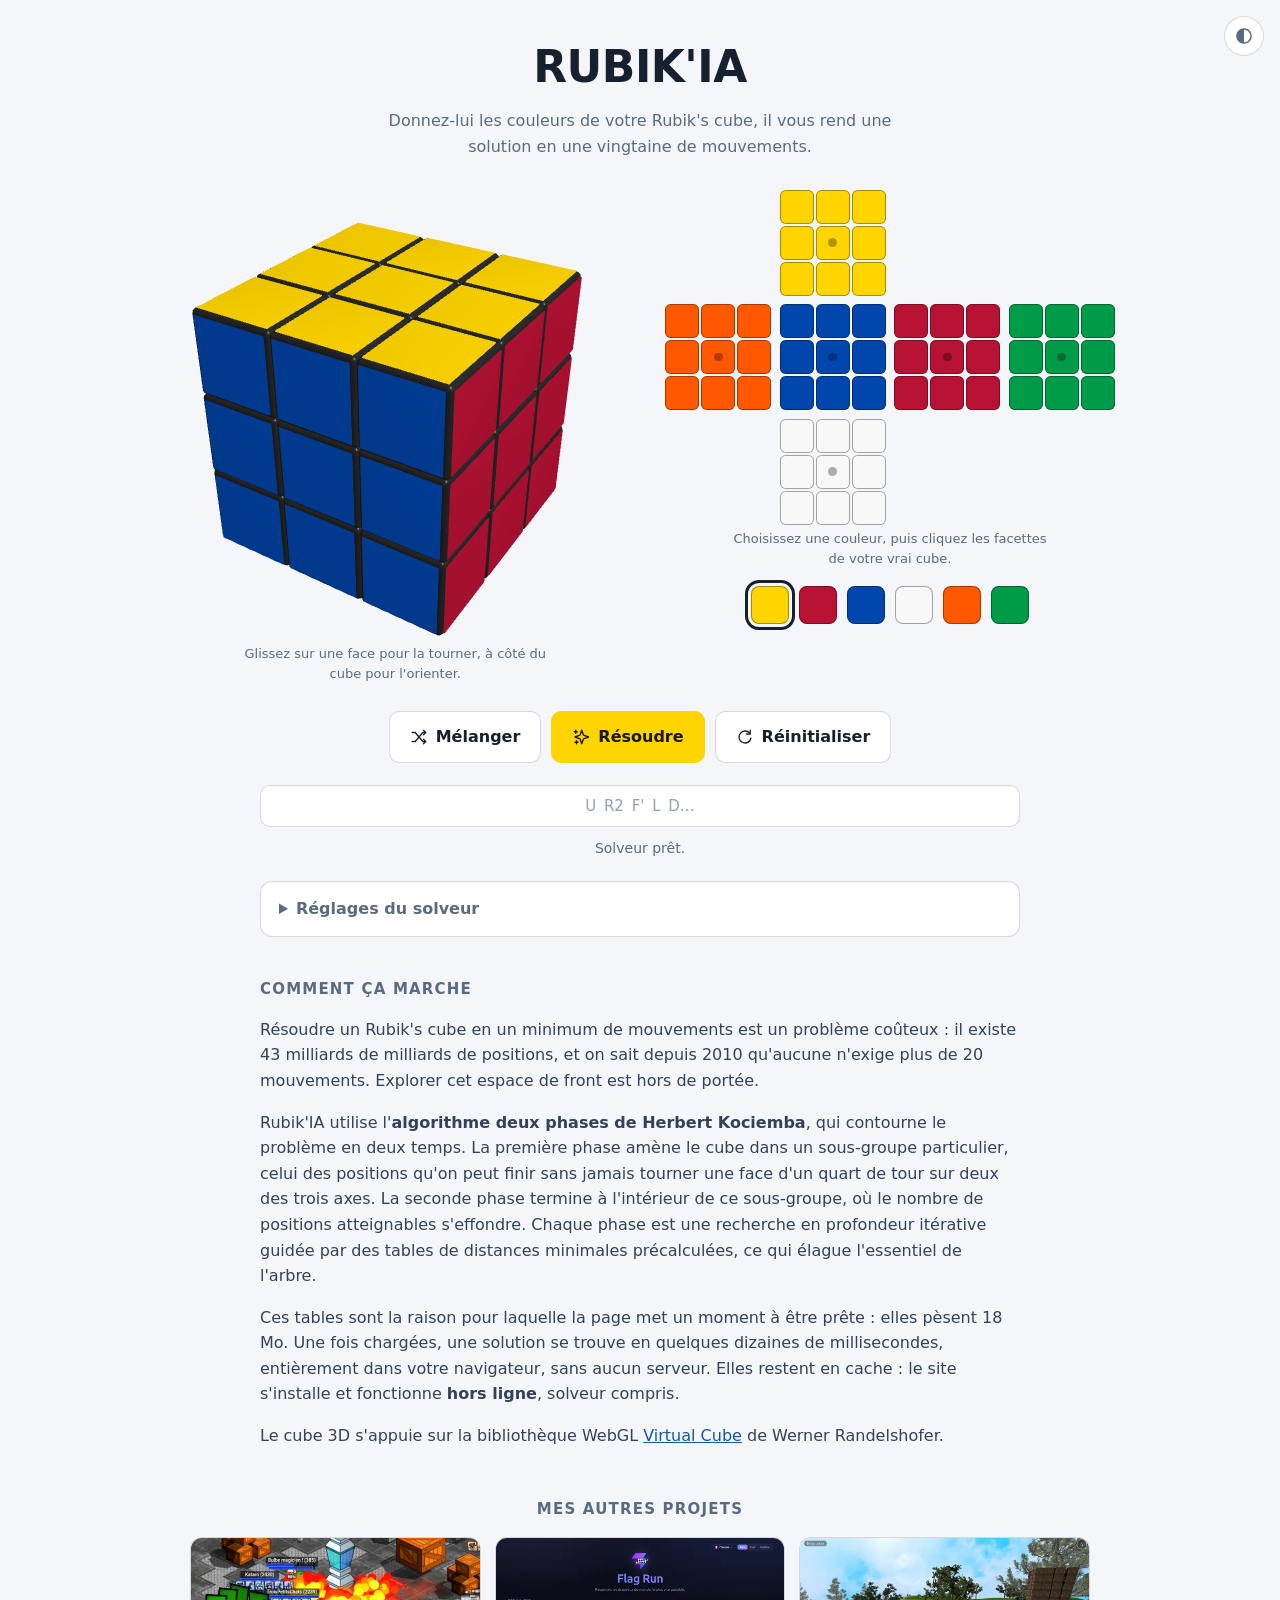
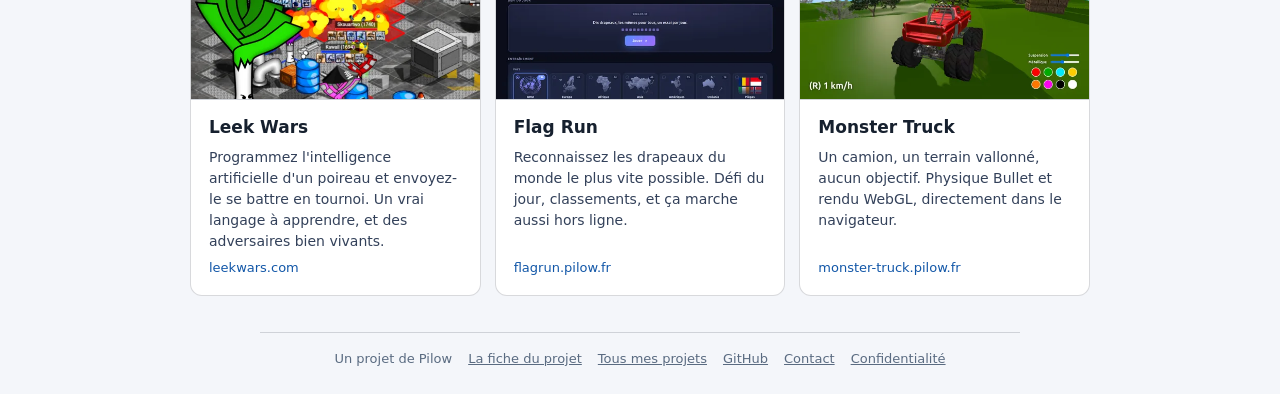
<file: index.html>
<!DOCTYPE html>
<html lang="fr">
<head>
	<title>Rubik'IA, résolveur de Rubik's cube en ligne</title>
	<meta charset="utf-8">
	<meta name="viewport" content="width=device-width, initial-scale=1, viewport-fit=cover">
	<meta name="description" content="Entrez les couleurs de votre Rubik's cube, obtenez une solution en une vingtaine de mouvements. Algorithme deux phases de Kociemba, exécuté dans votre navigateur. Gratuit, sans installation.">
	<meta name="theme-color" media="(prefers-color-scheme: light)" content="#f4f6fa">
	<meta name="theme-color" media="(prefers-color-scheme: dark)" content="#11161d">
	<link rel="canonical" href="https://rubikia.pilow.fr/">
	<link rel="icon" href="favicon.svg" type="image/svg+xml">
	<link rel="apple-touch-icon" href="icon-192.png">
	<link rel="manifest" href="manifest.webmanifest">

	<!-- Le thème choisi est appliqué avant le premier rendu : posé depuis index.js,
	     qui est différé, la page clignoterait dans l'autre thème au chargement. -->
	<script type="text/javascript">
		(function() {
			try {
				var choix = localStorage.getItem('rubikia.theme')
				if (choix === 'light' || choix === 'dark') document.documentElement.setAttribute('data-theme', choix)
			} catch (e) { /* navigation privée : on reste sur le thème du système */ }
		})()
	</script>

	<meta property="og:type" content="website">
	<meta property="og:site_name" content="Rubik'IA">
	<meta property="og:title" content="Rubik'IA, résolveur de Rubik's cube en ligne">
	<meta property="og:description" content="Entrez les couleurs de votre Rubik's cube, obtenez une solution en une vingtaine de mouvements. Algorithme deux phases de Kociemba, exécuté dans votre navigateur.">
	<meta property="og:url" content="https://rubikia.pilow.fr/">
	<meta property="og:image" content="https://rubikia.pilow.fr/og.jpg">
	<meta name="twitter:card" content="summary_large_image">
	<meta name="twitter:title" content="Rubik'IA, résolveur de Rubik's cube en ligne">
	<meta name="twitter:description" content="Entrez les couleurs de votre Rubik's cube, obtenez une solution en une vingtaine de mouvements.">

	<!-- Le « ?v= » n'est pas décoratif et n'est pas non plus un numéro de version à
	     entretenir. Le premier déploiement a servi ces deux fichiers avec un
	     Cache-Control d'un an alors que leur nom ne porte aucune empreinte de contenu :
	     les navigateurs passés à ce moment-là les ont épinglés et ne les redemandent
	     plus, quels que soient les en-têtes envoyés depuis. Changer l'adresse une fois
	     était le seul moyen de les débloquer. Inutile de le bumper ensuite : cette
	     adresse-ci est servie en no-cache, elle se revalide donc à chaque visite. -->
	<link href="style.css?v=20260730" rel="stylesheet" type="text/css">

	<script src="jquery/jquery-2.1.1.min.js" type="text/javascript"></script>
	<!-- includeVirtualRubik écrit les balises de la bibliothèque 3D avec
	     document.write : elle doit rester exécutée pendant l'analyse du document. -->
	<script src="lib3dcube/virtualrubik.js" type="text/javascript"></script>
	<script type="text/javascript">includeVirtualRubik("lib3dcube");</script>
	<!-- Le solveur (search.js et ses 18 Mo de tables) n'est PAS chargé ici : index.js
	     va le chercher en arrière-plan pour que le cube s'affiche tout de suite. -->
	<script src="index.js?v=20260730" type="text/javascript" defer></script>
	<!-- Statistiques d'audience : Umami auto-hébergé, sans cookie. -->
	<script defer src="https://umami.pilow.fr/script.js" data-website-id="129d8cb6-f255-4f58-8125-07d37a0fae03"></script>
	<!-- Remontée des erreurs JavaScript vers errors.pilow.fr -->
	<script defer src="https://errors.pilow.fr/report.js"></script>
</head>

<body>

<header>
	<!-- L'icône et le libellé sont posés par index.js selon le thème courant. -->
	<button id="theme" type="button" title="Thème"></button>
	<h1>Rubik'IA</h1>
	<p class="tagline">Donnez-lui les couleurs de votre Rubik's cube, il vous rend une solution en une vingtaine de mouvements.</p>
</header>

<main>
	<section class="stage">

		<div class="cube">
			<canvas id="canvas" class="virtualrubik" width="500" height="500"></canvas>
			<p class="hint">Glissez sur une face pour la tourner, à côté du cube pour l'orienter.</p>
		</div>

		<div class="net">
			<div id="faces">
				<div class="face" data-face="U"></div>
				<div class="face" data-face="L"></div>
				<div class="face" data-face="F"></div>
				<div class="face" data-face="R"></div>
				<div class="face" data-face="B"></div>
				<div class="face" data-face="D"></div>
			</div>
			<p class="hint">Choisissez une couleur, puis cliquez les facettes de votre vrai cube.</p>
			<div id="colors">
				<span class="color selected" data-face="U"></span><span class="color" data-face="R"></span><span class="color" data-face="F"></span><span class="color" data-face="D"></span><span class="color" data-face="L"></span><span class="color" data-face="B"></span>
			</div>
		</div>

	</section>

	<!-- Icônes en clair dans le balisage plutôt que posées par index.js : elles sont là
	     dès le premier rendu, sans saut de mise en page ni dépendance au script. Seul le
	     bouton de lecture change d'icône, c'est donc le seul géré en JavaScript. -->
	<section class="controls">
		<button id="scramble" type="button">
			<svg viewBox="0 0 24 24" fill="none" stroke="currentColor" stroke-width="1.8" stroke-linecap="round" stroke-linejoin="round" aria-hidden="true"><path d="M3 6h4l10 12h3"/><path d="M3 18h4l10-12h3"/><path d="m18 3 3 3-3 3"/><path d="m18 15 3 3-3 3"/></svg>
			Mélanger
		</button>
		<button id="solve" type="button" class="primary" disabled>
			<svg viewBox="0 0 24 24" fill="none" stroke="currentColor" stroke-width="1.8" stroke-linecap="round" stroke-linejoin="round" aria-hidden="true"><path d="M5 3v4M3 5h4M6 17v4M4 19h4"/><path d="m13 3 2.4 6.6L22 12l-6.6 2.4L13 21l-2.4-6.6L4 12l6.6-2.4z"/></svg>
			Résoudre
		</button>
		<button id="reset" type="button">
			<svg viewBox="0 0 24 24" fill="none" stroke="currentColor" stroke-width="1.8" stroke-linecap="round" stroke-linejoin="round" aria-hidden="true"><path d="M19.9 13.5A8 8 0 1 1 12 4c2.5 0 4.8 1.1 6.3 2.9"/><path d="M19 3v5h-5"/></svg>
			Réinitialiser
		</button>
	</section>

	<section class="output">
		<!-- Champ modifiable : on peut y taper sa propre séquence et la dérouler, comme
		     dans la version de 2016. La notation est la notation officielle du cube. -->
		<input id="script" type="text" spellcheck="false" autocomplete="off"
			placeholder="U R2 F' L D…" aria-label="Séquence de mouvements">

		<!-- Lecture pas à pas : avec un vrai cube dans les mains, on avance coup par
		     coup. Les pastilles sont cliquables pour se replacer dans la séquence. -->
		<div id="playback" hidden>
			<div class="playback-buttons">
				<button id="prev" type="button" aria-label="Mouvement précédent" title="Mouvement précédent">
					<svg viewBox="0 0 24 24" fill="none" stroke="currentColor" stroke-width="2" stroke-linecap="round" stroke-linejoin="round" aria-hidden="true"><path d="m14 6-6 6 6 6"/></svg>
				</button>
				<span id="progress">0 / 0</span>
				<button id="next" type="button" aria-label="Mouvement suivant" title="Mouvement suivant">
					<svg viewBox="0 0 24 24" fill="none" stroke="currentColor" stroke-width="2" stroke-linecap="round" stroke-linejoin="round" aria-hidden="true"><path d="m10 6 6 6-6 6"/></svg>
				</button>
				<!-- Icône et libellé posés par index.js : ce bouton bascule en Pause. -->
				<button id="run" type="button"></button>
			</div>
			<div id="track"></div>
			<p class="legend">Chaque lettre est une face vue de l'extérieur : <b>U</b> haut,
			<b>D</b> bas, <b>L</b> gauche, <b>R</b> droite, <b>F</b> avant, <b>B</b> arrière.
			Seule, elle vaut un quart de tour horaire ; suivie de <b>'</b> un quart de tour
			dans l'autre sens ; suivie de <b>2</b> un demi-tour.</p>
		</div>

		<div id="status">Chargement du solveur…</div>
	</section>

	<details id="settings">
		<summary>Réglages du solveur</summary>
		<div class="option">
			<label for="max-moves">Longueur maximale de la solution</label>
			<input id="max-moves" type="number" value="21" min="20" max="30">
		</div>
		<div class="option">
			<label for="time">Temps de recherche maximal (ms)</label>
			<input id="time" type="number" value="5000" min="100" max="60000" step="100">
		</div>
		<p>Une solution de 21 mouvements existe toujours et se trouve en quelques
		millisecondes. Descendre à 20 demande souvent bien plus de recherche.</p>
	</details>

	<section class="about">
		<h2>Comment ça marche</h2>
		<p>Résoudre un Rubik's cube en un minimum de mouvements est un problème coûteux :
		il existe 43 milliards de milliards de positions, et on sait depuis 2010 qu'aucune
		n'exige plus de 20 mouvements. Explorer cet espace de front est hors de portée.</p>
		<p>Rubik'IA utilise l'<strong>algorithme deux phases de Herbert Kociemba</strong>,
		qui contourne le problème en deux temps. La première phase amène le cube dans un
		sous-groupe particulier, celui des positions qu'on peut finir sans jamais tourner
		une face d'un quart de tour sur deux des trois axes. La seconde phase termine à
		l'intérieur de ce sous-groupe, où le nombre de positions atteignables s'effondre.
		Chaque phase est une recherche en profondeur itérative guidée par des tables de
		distances minimales précalculées, ce qui élague l'essentiel de l'arbre.</p>
		<p>Ces tables sont la raison pour laquelle la page met un moment à être prête :
		elles pèsent 18 Mo. Une fois chargées, une solution se trouve en quelques
		dizaines de millisecondes, entièrement dans votre navigateur, sans aucun serveur.
		Elles restent en cache : le site s'installe et fonctionne <strong>hors ligne</strong>,
		solveur compris.</p>
		<p>Le cube 3D s'appuie sur la bibliothèque WebGL
		<a href="https://www.randelshofer.ch/webcubed/" target="_blank" rel="noopener">Virtual Cube</a>
		de Werner Randelshofer.</p>
	</section>
</main>

<section class="more">
	<h2>Mes autres projets</h2>
	<!-- Vignettes en WebP, 560x315 pour rester nettes sur écran à forte densité, une
	     vingtaine de kilo-octets chacune. width et height sont déclarés pour que la
	     place soit réservée avant le chargement, et loading="lazy" parce que ce bloc
	     est tout en bas de la page. -->
	<div class="cards">
		<a class="card" href="https://leekwars.com" target="_blank" rel="noopener">
			<img class="card-image" src="card-leek-wars.webp" width="560" height="315" loading="lazy" decoding="async" alt="Un combat de Leek Wars : un poireau devant une explosion, dans un décor d'usine">
			<span class="card-body">
				<span class="card-title">Leek Wars</span>
				<span class="card-text">Programmez l'intelligence artificielle d'un poireau et envoyez-le se battre en tournoi. Un vrai langage à apprendre, et des adversaires bien vivants.</span>
				<span class="card-link">leekwars.com</span>
			</span>
		</a>
		<a class="card" href="https://flagrun.pilow.fr" target="_blank" rel="noopener">
			<img class="card-image" src="card-flag-run.webp" width="560" height="315" loading="lazy" decoding="async" alt="L'accueil de Flag Run, avec le défi du jour et les continents">
			<span class="card-body">
				<span class="card-title">Flag Run</span>
				<span class="card-text">Reconnaissez les drapeaux du monde le plus vite possible. Défi du jour, classements, et ça marche aussi hors ligne.</span>
				<span class="card-link">flagrun.pilow.fr</span>
			</span>
		</a>
		<a class="card" href="https://monster-truck.pilow.fr" target="_blank" rel="noopener">
			<img class="card-image" src="card-monster-truck.webp" width="560" height="315" loading="lazy" decoding="async" alt="Un monster truck rouge sur un terrain vallonné, devant une pile de caisses">
			<span class="card-body">
				<span class="card-title">Monster Truck</span>
				<span class="card-text">Un camion, un terrain vallonné, aucun objectif. Physique Bullet et rendu WebGL, directement dans le navigateur.</span>
				<span class="card-link">monster-truck.pilow.fr</span>
			</span>
		</a>
	</div>
</section>

<footer class="foot">
	<span>Un projet de Pilow</span>
	<a href="https://pilow.fr/project/rubikia">La fiche du projet</a>
	<a href="https://pilow.fr" target="_blank" rel="noopener">Tous mes projets</a>
	<a href="https://github.com/5pilow" target="_blank" rel="noopener">GitHub</a>
	<a href="#contact" id="contact-link">Contact</a>
	<a href="https://pilow.fr/confidentialite" target="_blank" rel="noopener">Confidentialité</a>
</footer>

<!-- Contact : en dur dans la page (pas rendu en JS) pour figurer tel quel dans le
     HTML servi. Poste sur la boîte à messages publique de Jarvis, protégée côté
     serveur par une limite de débit et le pot de miel ci-dessous. -->
<dialog id="contact-dialog">
	<h2>Contact</h2>
	<p class="contact-hint">Un bug, une idée ? Écris-moi.</p>
	<form id="contact-form">
		<label>Message
			<textarea name="message" rows="5" maxlength="4000" required></textarea>
		</label>
		<label>Ton email, si tu veux une réponse
			<input name="contact" type="email" maxlength="200" autocomplete="email">
		</label>
		<!-- Pot de miel : invisible pour un humain, rempli par les robots. -->
		<input id="contact-website" name="website" type="text" tabindex="-1" autocomplete="off" aria-hidden="true">
		<p id="contact-status" role="status"></p>
		<div id="contact-actions">
			<button type="button" id="contact-close">Fermer</button>
			<button type="submit" id="contact-send">Envoyer</button>
		</div>
	</form>
</dialog>
<style>
	#contact-dialog {
		background: #161c25; color: #e8ecf2;
		border: 1px solid #2b3442; border-radius: 12px;
		padding: 20px 22px; width: min(92vw, 420px);
	}
	#contact-dialog::backdrop { background: rgba(0, 0, 0, .55); }
	#contact-dialog h2 { margin: 0 0 4px; font-size: 18px; }
	#contact-dialog .contact-hint { margin: 0 0 14px; font-size: 13px; color: #97a3b4; }
	#contact-form { display: flex; flex-direction: column; gap: 12px; }
	#contact-form label { display: flex; flex-direction: column; gap: 4px; font-size: 12px; color: #97a3b4; }
	#contact-form textarea, #contact-form input[type='email'] {
		font: inherit; font-size: 14px; color: #e8ecf2;
		background: #11161d; border: 1px solid #2b3442;
		border-radius: 8px; padding: 8px 10px; resize: vertical;
	}
	#contact-form textarea:focus, #contact-form input[type='email']:focus { outline: none; border-color: #4da3ff; }
	/* Le pot de miel sort du champ de vision, sans display:none trop repérable. */
	#contact-website { position: absolute; left: -9999px; width: 1px; height: 1px; opacity: 0; }
	#contact-status { min-height: 16px; margin: 0; font-size: 12px; text-align: center; color: #97a3b4; }
	#contact-status.ok { color: #2ecc71; }
	#contact-status.ko { color: #ff6b5e; }
	#contact-actions { display: flex; gap: 10px; justify-content: flex-end; }
	#contact-actions button {
		font: inherit; font-size: 13px; padding: 7px 14px; border-radius: 8px;
		border: 1px solid #2b3442; background: none; color: #e8ecf2; cursor: pointer;
	}
	#contact-actions button[type='submit'] { background: #4da3ff; border-color: transparent; color: #fff; }
	#contact-actions button:disabled { opacity: .6; cursor: default; }
</style>
<script>
	(function () {
		var dialog = document.getElementById('contact-dialog')
		var form = document.getElementById('contact-form')
		var status = document.getElementById('contact-status')
		var send = document.getElementById('contact-send')
		function setStatus(text, kind) {
			status.textContent = text
			status.className = kind || ''
		}
		document.getElementById('contact-link').addEventListener('click', function (e) {
			e.preventDefault()
			setStatus('', '')
			dialog.showModal()
		})
		document.getElementById('contact-close').addEventListener('click', function () {
			dialog.close()
		})
		form.addEventListener('submit', async function (e) {
			e.preventDefault()
			send.disabled = true
			setStatus('Envoi…', '')
			try {
				var res = await fetch('https://jarvis.pilow.fr/api/inbox/rubikia', {
					method: 'POST',
					headers: { 'Content-Type': 'application/json' },
					body: JSON.stringify({
						message: form.message.value.trim(),
						contact: form.contact.value.trim(),
						subject: "Rubik'IA",
						website: form.website.value,
					}),
				})
				if (!res.ok) throw new Error(String(res.status))
				setStatus('Message envoyé, merci !', 'ok')
				form.reset()
			} catch (err) {
				setStatus("Échec de l'envoi, réessaie plus tard.", 'ko')
			} finally {
				send.disabled = false
			}
		})
	})()
</script>

</body>
</html>
</file>
<file: style.css>
/* Rubik'IA — habillage. Le fond du canvas WebGL est transparent (backgroundColor
   [0,0,0,0] dans cubeattributes.js), le cube se pose donc directement sur la page. */

/* Thème clair par défaut, sombre si le système le demande, et un choix manuel qui
   prime dans les deux sens via data-theme sur <html>. Le bloc sombre est écrit deux
   fois exprès : CSS ne sait pas réutiliser un groupe de déclarations, et une seule
   des deux formes ne suffirait pas (la requête média ne couvre pas le choix manuel,
   et l'attribut seul ne couvre pas le suivi automatique du système). */
:root {
	--accent: #ffd500;
	--accent-hover: #ffe14d;
	--on-accent: #1a1500;
	--bg: #f4f6fa;
	--panel: #ffffff;
	--border: rgba(16, 24, 40, .16);
	--text: #16202e;
	--muted: #5a6b81;
	--prose: #33415a;
	--placeholder: #93a1b3;
	--error: #b42318;
	--link: #1257a8;
	--hover: #eef2f8;
	color-scheme: light;

	/* Taille d'une facette du patron : c'est elle qui fait tenir le patron sur un
	   téléphone comme sur un écran large. */
	--tile: clamp(15px, 5.6vw, 34px);
}

@media (prefers-color-scheme: dark) {
	:root:not([data-theme="light"]) {
		--bg: #11161d;
		--panel: #171e27;
		--border: rgba(255, 255, 255, .12);
		--text: #e8edf4;
		--muted: #8fa3bb;
		--prose: #cfd8e4;
		--placeholder: #5d6d80;
		--error: #ff8b7d;
		--link: #7ab8ff;
		--hover: #202a36;
		color-scheme: dark;
	}
}

:root[data-theme="dark"] {
	--bg: #11161d;
	--panel: #171e27;
	--border: rgba(255, 255, 255, .12);
	--text: #e8edf4;
	--muted: #8fa3bb;
	--prose: #cfd8e4;
	--placeholder: #5d6d80;
	--error: #ff8b7d;
	--link: #7ab8ff;
	--hover: #202a36;
	color-scheme: dark;
}

* { box-sizing: border-box; }

body {
	font-family: system-ui, -apple-system, Segoe UI, Roboto, sans-serif;
	background: var(--bg);
	color: var(--text);
	margin: 0;
	padding: 0 16px max(24px, env(safe-area-inset-bottom));
	line-height: 1.6;
}

header {
	position: relative;
	text-align: center;
	padding: 32px 0 8px;
}

/* Bascule de thème : posée dans le coin, elle ne doit pas décaler le titre centré. */
#theme {
	position: absolute;
	top: 16px;
	right: 0;
	width: 40px;
	height: 40px;
	padding: 0;
	display: flex;
	align-items: center;
	justify-content: center;
	border-radius: 50%;
	color: var(--muted);
}
#theme:hover { color: var(--text); }
#theme svg { width: 20px; height: 20px; }

h1 {
	margin: 0;
	font-size: clamp(30px, 8vw, 44px);
	letter-spacing: -0.5px;
	text-transform: uppercase;
}
.tagline {
	margin: 6px auto 0;
	max-width: 560px;
	color: var(--muted);
}

main {
	max-width: 1080px;
	margin: 0 auto;
}

/* ---------- Cube 3D et patron ---------- */

.stage {
	display: flex;
	flex-wrap: wrap;
	justify-content: center;
	align-items: flex-start;
	gap: 10px 40px;
	margin-top: 12px;
}

.cube, .net { flex: 0 1 auto; text-align: center; }

/* La bibliothèque lit canvas.clientWidth à chaque image pour son viewport, mais ne
   touche jamais à la taille du tampon de rendu : index.js recopie l'une dans l'autre
   au redimensionnement, sinon le rendu se retrouve décalé. */
#canvas {
	display: block;
	width: min(460px, 88vw);
	aspect-ratio: 1;
	height: auto;
	touch-action: none;
	cursor: grab;
}
#canvas:active { cursor: grabbing; }

.hint {
	margin: 4px auto 0;
	max-width: 320px;
	font-size: 13px;
	color: var(--muted);
}

#faces {
	display: grid;
	grid-template-columns: repeat(4, auto);
	gap: calc(var(--tile) / 4);
	justify-content: center;
	margin-top: 10px;
}
/* Patron en croix : U au-dessus de F, la ceinture L F R B, D en dessous. */
.face[data-face="U"] { grid-area: 1 / 2; }
.face[data-face="L"] { grid-area: 2 / 1; }
.face[data-face="F"] { grid-area: 2 / 2; }
.face[data-face="R"] { grid-area: 2 / 3; }
.face[data-face="B"] { grid-area: 2 / 4; }
.face[data-face="D"] { grid-area: 3 / 2; }

.face {
	display: grid;
	grid-template-columns: repeat(3, var(--tile));
	gap: 2px;
}
.tile {
	width: var(--tile);
	height: var(--tile);
	border-radius: calc(var(--tile) / 6);
	cursor: pointer;
	box-shadow: inset 0 0 0 1px rgba(0, 0, 0, .35);
}
/* La facette centrale définit la couleur de sa face : la repeindre n'aurait pas de
   sens, on la marque comme non cliquable. */
.tile.center { cursor: default; }
.tile.center::after {
	content: '';
	display: block;
	width: 26%;
	height: 26%;
	margin: 37%;
	border-radius: 50%;
	background: rgba(0, 0, 0, .3);
}

#colors {
	margin-top: 16px;
	display: flex;
	justify-content: center;
	gap: 10px;
}
#colors .color {
	width: 38px;
	height: 38px;
	border-radius: 8px;
	cursor: pointer;
	box-shadow: inset 0 0 0 1px rgba(0, 0, 0, .35);
	outline: 3px solid transparent;
	outline-offset: 3px;
}
#colors .color.selected { outline-color: var(--text); }

/* ---------- Commandes ---------- */

.controls {
	display: flex;
	flex-wrap: wrap;
	justify-content: center;
	gap: 10px;
	margin-top: 26px;
}
button {
	display: inline-flex;
	align-items: center;
	justify-content: center;
	gap: 8px;
	font: inherit;
	font-weight: bold;
	padding: 12px 20px;
	border-radius: 10px;
	border: 1px solid var(--border);
	background: var(--panel);
	color: var(--text);
	cursor: pointer;
}
/* Les icônes suivent la couleur du texte du bouton, donc le thème, et ne se déforment
   pas quand le libellé s'allonge. */
button svg {
	width: 18px;
	height: 18px;
	flex-shrink: 0;
}
button:hover:not(:disabled) { background: var(--hover); }
button:active:not(:disabled) { transform: translateY(1px); }
button:disabled { opacity: .45; cursor: default; }
button.primary {
	background: var(--accent);
	border-color: var(--accent);
	color: var(--on-accent);
}
button.primary:hover:not(:disabled) { background: var(--accent-hover); }

.output {
	margin: 22px auto 0;
	max-width: 760px;
	text-align: center;
}
/* La séquence est un champ de saisie et non un simple affichage : on peut y écrire la
   sienne et la dérouler. Depuis que les pastilles de lecture reprennent la séquence
   juste en dessous, il est volontairement discret : il sert à taper et à copier, la
   piste sert à suivre. */
#script {
	width: 100%;
	font: inherit;
	font-size: 15px;
	letter-spacing: .5px;
	word-spacing: 3px;
	text-align: center;
	padding: 8px 12px;
	border: 1px solid var(--border);
	border-radius: 10px;
	background: var(--panel);
	color: var(--muted);
}
#script:focus { color: var(--text); }
#script:focus { outline: 2px solid var(--accent); outline-offset: 2px; }
#script::placeholder { font-weight: normal; letter-spacing: 0; color: var(--placeholder); }
/* ---------- Lecture pas à pas ---------- */

#playback { margin-top: 12px; }

.playback-buttons {
	display: flex;
	align-items: center;
	justify-content: center;
	gap: 8px;
}
#prev, #next {
	width: 46px;
	padding: 10px 0;
}
#prev svg, #next svg { width: 20px; height: 20px; }
/* Largeur figée sur celle du libellé le plus long : sans elle, le bouton rétrécit de
   « Tout dérouler » à « Pause » et les boutons voisins sautent en pleine lecture. */
#run { min-width: 180px; }
#progress {
	min-width: 72px;
	font-variant-numeric: tabular-nums;
	font-size: 14px;
	color: var(--muted);
}

#track {
	display: flex;
	flex-wrap: wrap;
	justify-content: center;
	gap: 6px;
	margin-top: 12px;
}
#track .move {
	min-width: 42px;
	padding: 6px 8px;
	border: 1px solid var(--border);
	border-radius: 8px;
	background: var(--panel);
	font-weight: bold;
	font-variant-numeric: tabular-nums;
	cursor: pointer;
}
#track .move:hover { background: var(--hover); }
/* Les mouvements déjà faits s'effacent, celui à jouer est mis en avant : avec un cube
   dans les mains, c'est la seule information qu'on cherche du regard. */
#track .move.done { opacity: .4; }
#track .move.current {
	background: var(--accent);
	border-color: var(--accent);
	color: var(--on-accent);
}
#track .separator {
	align-self: center;
	padding: 0 2px;
	color: var(--muted);
	cursor: help;
}

.legend {
	max-width: 620px;
	margin: 12px auto 0;
	font-size: 13px;
	line-height: 1.5;
	color: var(--muted);
}
.legend b { color: var(--text); }

#status {
	margin-top: 10px;
	font-size: 14px;
	color: var(--muted);
	min-height: 22px;
}
#status.error { color: var(--error); }

#settings {
	max-width: 760px;
	margin: 22px auto 0;
	padding: 0 18px;
	background: var(--panel);
	border: 1px solid var(--border);
	border-radius: 12px;
}
#settings summary {
	padding: 14px 0;
	cursor: pointer;
	font-weight: bold;
	color: var(--muted);
}
#settings[open] summary { border-bottom: 1px solid var(--border); }
#settings .option {
	display: flex;
	flex-wrap: wrap;
	align-items: center;
	justify-content: space-between;
	gap: 10px;
	margin: 14px 0;
}
#settings input {
	font: inherit;
	width: 110px;
	padding: 8px 10px;
	text-align: center;
	border-radius: 8px;
	border: 1px solid var(--border);
	background: var(--bg);
	color: var(--text);
}
#settings p { font-size: 14px; color: var(--muted); }

/* ---------- Explications et pied de page ---------- */

.about {
	max-width: 760px;
	margin: 40px auto 0;
	color: var(--prose);
}
.about h2 {
	font-size: 15px;
	text-transform: uppercase;
	letter-spacing: 1.2px;
	color: var(--muted);
}
.about a, .foot a { color: var(--link); }

/* ---------- Renvoi vers les autres projets ---------- */

.more {
	max-width: 900px;
	margin: 48px auto 0;
}
.more h2 {
	font-size: 15px;
	text-transform: uppercase;
	letter-spacing: 1.2px;
	color: var(--muted);
	text-align: center;
}
.cards {
	display: grid;
	grid-template-columns: repeat(3, 1fr);
	gap: 14px;
	margin-top: 16px;
}
/* Chaque carte est un lien entier, pas seulement son titre : la zone cliquable
   couvre tout le bloc, ce qui compte surtout au doigt. */
.card {
	display: flex;
	flex-direction: column;
	/* overflow caché : sans lui, les angles de la vignette dépassent du coin arrondi. */
	overflow: hidden;
	border: 1px solid var(--border);
	border-radius: 12px;
	background: var(--panel);
	color: inherit;
	text-decoration: none;
}
.card:hover {
	background: var(--hover);
	border-color: var(--accent);
}
.card-image {
	display: block;
	width: 100%;
	height: auto;
	aspect-ratio: 16 / 9;
	object-fit: cover;
	/* Fond posé sous l'image : évite un rectangle blanc le temps du chargement. */
	background: var(--bg);
	border-bottom: 1px solid var(--border);
}
.card:hover .card-image { opacity: .92; }
.card-body {
	display: flex;
	flex-direction: column;
	gap: 6px;
	flex-grow: 1;
	padding: 14px 18px 16px;
}
.card-title {
	font-weight: bold;
	font-size: 17px;
	color: var(--text);
}
.card-text {
	font-size: 14px;
	line-height: 1.5;
	color: var(--prose);
	flex-grow: 1;
}
.card-link {
	font-size: 13px;
	color: var(--link);
	overflow-wrap: anywhere;
}

/* Sous 700 px les trois colonnes deviendraient illisibles : on empile. */
@media (max-width: 700px) {
	.cards { grid-template-columns: 1fr; }
}

.foot {
	max-width: 760px;
	margin: 36px auto 0;
	padding-top: 16px;
	border-top: 1px solid var(--border);
	display: flex;
	flex-wrap: wrap;
	gap: 6px 16px;
	justify-content: center;
	font-size: 13px;
	color: var(--muted);
}
.foot a { color: var(--muted); }

/* Sur un écran étroit le cube 3D et le patron s'empilent : on resserre les marges
   pour que les boutons restent visibles sans défiler jusqu'en bas. */
@media (max-width: 560px) {
	header { padding-top: 20px; }
	.stage { gap: 4px; }
	/* En ligne souple, les boutons se répartissaient de travers ; une grille de deux
	   colonnes donne un bloc franc, le dernier prenant la largeur restante. */
	.controls {
		display: grid;
		grid-template-columns: 1fr 1fr;
		margin-top: 18px;
	}
	.controls button:last-child { grid-column: 1 / -1; }
	button { padding: 12px 10px; }
	/* La piste doit rester lisible : on resserre les pastilles plutôt que de les
	   laisser déborder sur quatre lignes. */
	#track { gap: 5px; }
	#track .move { min-width: 38px; padding: 6px 6px; }
}
</file>
